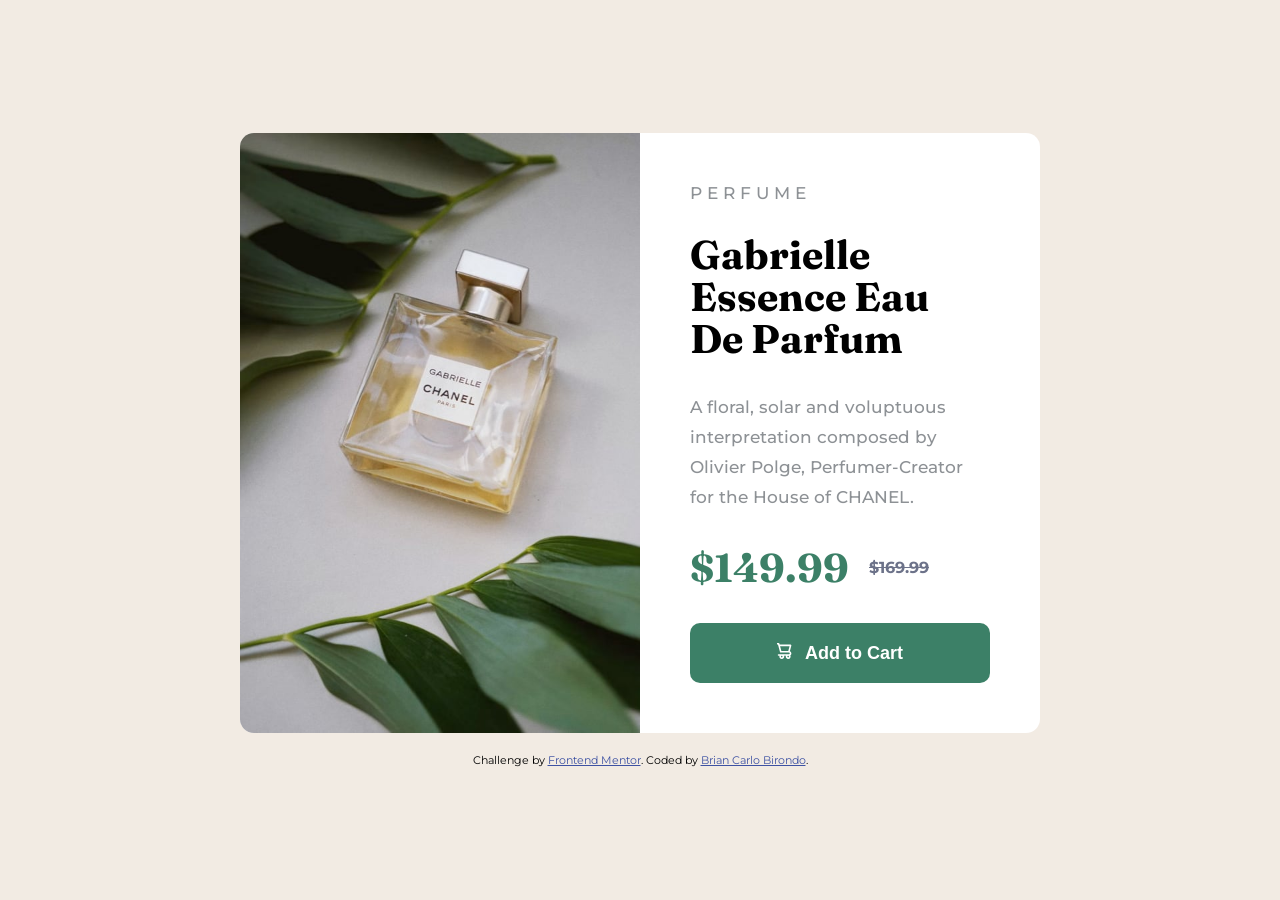
<file: index.html>
<!DOCTYPE html>
<html lang="en">
  <head>
    <meta charset="UTF-8" />
    <meta name="viewport" content="width=device-width, initial-scale=1.0" />

    <link
      rel="icon"
      type="image/png"
      sizes="32x32"
      href="./images/favicon-32x32.png"
    />
    <link rel="stylesheet" href="styles.css" />
    <title>Frontend Mentor | Product preview card component</title>
  </head>
  <body>
    <section class="main">
      <picture class="image-container">
        <source
          media="(max-width:900px)"
          srcset="images/image-product-mobile.jpg"
        />
        <img src="images/image-product-desktop.jpg" alt="" />
      </picture>
      <div class="container">
        <p class="product">Perfume</p>
        <h1 class="title">Gabrielle Essence Eau De Parfum</h1>
        <p class="product-desc">
          A floral, solar and voluptuous interpretation composed by Olivier
          Polge, Perfumer-Creator for the House of CHANEL.
        </p>

        <div class="price">
          <p class="price-now">$149.99</p>
          <p class="price-old">$169.99</p>
        </div>
        <button class="button">Add to Cart</button>
      </div>
    </section>
    <div class="attribution">
      Challenge by
      <a href="https://www.frontendmentor.io?ref=challenge" target="_blank"
        >Frontend Mentor</a
      >. Coded by
      <a href="https://github.com/Briancarlo24">Brian Carlo Birondo</a>.
    </div>
  </body>
</html>
</file>
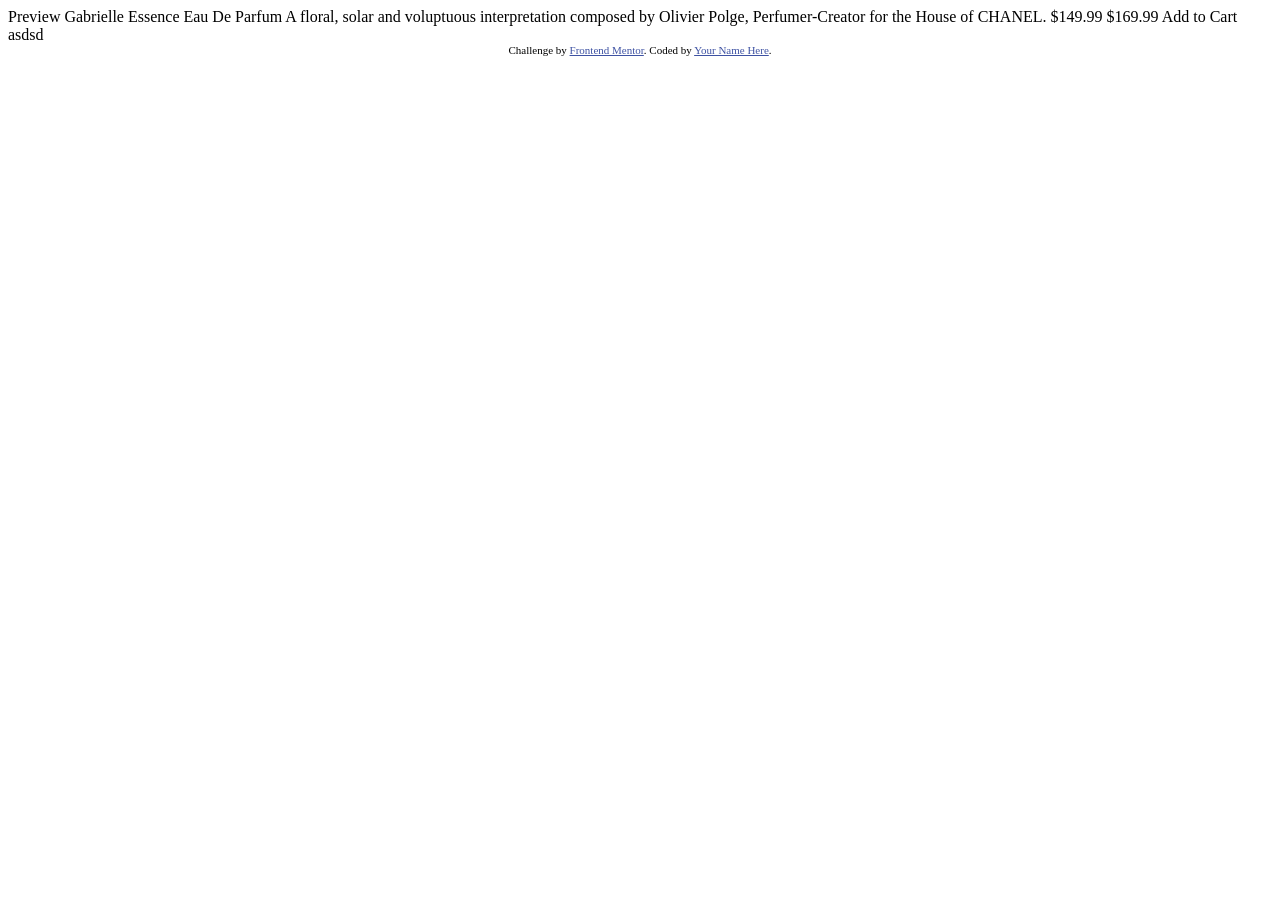
<file: Product-preview-card-component-main/index.html>
<!DOCTYPE html>
<html lang="en">
  <head>
    <meta charset="UTF-8" />
    <meta name="viewport" content="width=device-width, initial-scale=1.0" />
    <!-- displays site properly based on user's device -->

    <link
      rel="icon"
      type="image/png"
      sizes="32x32"
      href="./images/favicon-32x32.png"
    />

    <title>Frontend Mentor | Product preview card component</title>

    <!-- Feel free to remove these styles or customise in your own stylesheet 👍 -->
    <style>
      .attribution {
        font-size: 11px;
        text-align: center;
      }
      .attribution a {
        color: hsl(228, 45%, 44%);
      }
    </style>
  </head>
  <body>
    Preview Gabrielle Essence Eau De Parfum A floral, solar and voluptuous
    interpretation composed by Olivier Polge, Perfumer-Creator for the House of
    CHANEL. $149.99 $169.99 Add to Cart asdsd
    <div class="attribution">
      Challenge by
      <a href="https://www.frontendmentor.io?ref=challenge" target="_blank"
        >Frontend Mentor</a
      >. Coded by <a href="#">Your Name Here</a>.
    </div>
  </body>
</html>
</file>
<file: styles.css>
@import url("https://fonts.googleapis.com/css2?family=Fraunces:opsz,wght@9..144,700&family=Montserrat:wght@500;700&display=swap");

html {
  box-sizing: border-box;
  font-size: 62.5%;
}

/* 900px */
@media only screen and (max-width: 56.25em) {
  html {
    font-size: 50%;
  }
}

*,
::after,
::before {
  margin: 0;
  padding: 0;
  box-sizing: inherit;
}

/* Fonts */

/* COLORS */
/* 
font-family: 'Fraunces', serif;
font-family: 'Montserrat', sans-serif;
 */

:root {
  --dark-cyan: hsl(158, 36%, 37%);
  --cream: hsl(30, 38%, 92%);

  --very-dark-blue: hsl(212, 21%, 14%);
  --dark-grayish-blue: hsl(228, 12%, 48%);
  --white: hsl(0, 0%, 100%);

  --container-width: 80rem;
}

/* Attribution Design */

.attribution {
  margin-top: 2rem;
  font-size: 11px;
  text-align: center;
}
.attribution a {
  color: hsl(228, 45%, 44%);
}

body {
  background-color: var(--cream);
  font-family: "Montserrat", sans-serif;
  font-size: 14px;
  width: 100%;
  height: 100vh;
  display: grid;
  place-content: center;
}

.main {
  display: flex;
  background-color: var(--white);
  max-width: var(--container-width);
  height: 60rem;
  border-radius: 1.4rem;
  overflow: hidden;
}

/* 900px */
@media only screen and (max-width: 56.25em) {
  .main {
    flex-direction: column;
    height: auto;
    margin: 2.5rem 5rem 0rem;
    max-width: 50rem;
  }
}

.main > * {
  flex-basis: 100%;
}

.image-container img {
  width: 100%;
  height: auto;
  object-fit: contain;
}

/* 900px */
@media only screen and (max-width: 56.25em) {
}
.container {
  display: flex;
  flex-direction: column;
  gap: 2.5rem;
  justify-content: space-between;
  max-width: 40rem;
  padding: 5rem;
}

/* 900px */
@media only screen and (max-width: 56.25em) {
  .container {
    max-width: 100%;
    padding: 3.5rem;
  }
}

.product,
.product-desc,
.price {
  font-weight: 500;
  color: var(--dark-grayish-blue);
  font-size: 1.7rem;
}

.product,
.product-desc {
  color: hsla(212, 21%, 14%, 0.5);
}

/* 900px */
@media only screen and (max-width: 56.25em) {
  .product,
  .product-desc,
  .price {
    font-weight: 500;
  }
}

.product {
  text-transform: uppercase;
  letter-spacing: 0.5rem;
}

.title {
  font-family: "Fraunces", serif;
  font-size: 4rem;
  line-height: 4.2rem;
  margin-right: 1rem;
}

.product-desc {
  line-height: 3rem;
}

.price {
  display: flex;
  font-family: "Fraunces", serif;
  align-items: center;
}

.price-now {
  color: var(--dark-cyan);
  margin-right: 2rem;
  font-size: 4rem;
  transition: transform 0.4s ease-in;
  cursor: pointer;
  font-weight: 700;
}

.price-old {
  font-weight: 700;
  font-family: "Montserrat", sans-serif;
  font-size: 1.6rem;
  text-decoration: line-through;
  transition: transform 0.4s ease-in;
}

.button {
  background-color: var(--dark-cyan);
  color: var(--white);
  font-weight: 700;
  font-size: 1.8rem;
  height: 6rem;
  border-radius: 1rem;
  border: none;
  cursor: pointer;
}

.button::before {
  content: url(images/icon-cart.svg);
  margin-right: 1.3rem;
}
.button:hover {
  background-color: hsl(158, 47%, 22%);
}
.price-now:hover {
  transform: scale(1.2) translateX(1rem);
}
.price-now:hover + .price-old {
  transform: scale(0.8) translateX(1rem);
}
</file>
